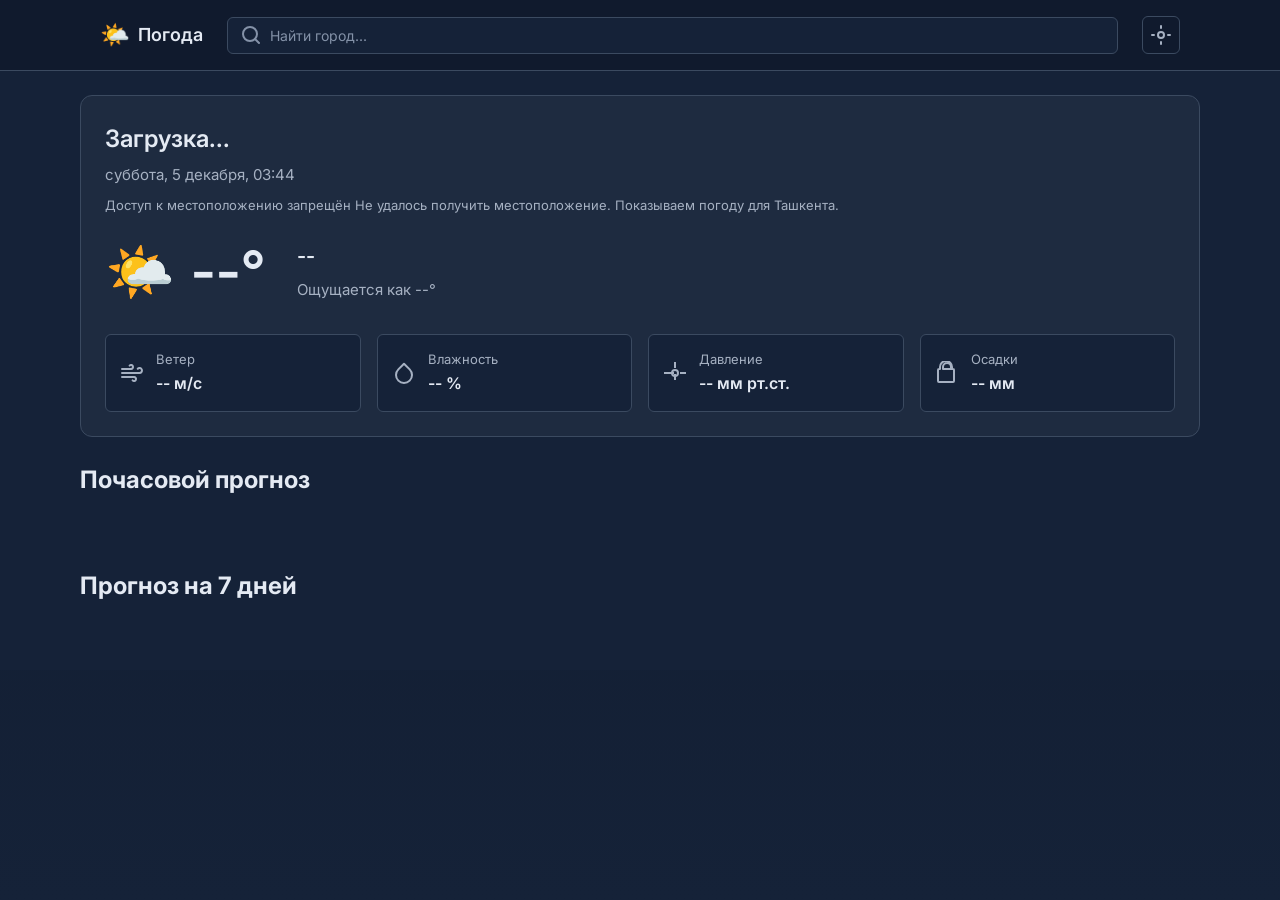
<file: weather/index.html>
<!DOCTYPE html>
<html lang="ru">
<head>
    <meta charset="UTF-8">
    <meta name="viewport" content="width=device-width, initial-scale=1.0">
    <title>Погода</title>
    <link rel="preconnect" href="https://fonts.googleapis.com">
    <link rel="preconnect" href="https://fonts.gstatic.com" crossorigin>
    <link href="https://fonts.googleapis.com/css2?family=Inter:wght@400;500;600;700&display=swap" rel="stylesheet">
    <link rel="stylesheet" href="style.css">
    <link rel="icon" href="data:image/svg+xml,<svg xmlns='http://www.w3.org/2000/svg' viewBox='0 0 100 100'><text y='.9em' font-size='90'>🌤️</text></svg>">
</head>
<body>
    <header class="header">
        <div class="container header__container">
            <div class="header__logo">
                <span class="header__logo-icon">🌤️</span>
                <span class="header__logo-text" data-weather-i18n="weather">Погода</span>
            </div>
            <div class="header__search">
                <svg class="header__search-icon" width="20" height="20" viewBox="0 0 20 20" fill="none">
                    <circle cx="9" cy="9" r="7" stroke="currentColor" stroke-width="2"/>
                    <path d="M14 14L18 18" stroke="currentColor" stroke-width="2" stroke-linecap="round"/>
                </svg>
                <input type="text" id="citySearch" class="header__search-input" placeholder="Найти город..." data-weather-placeholder="searchCity" autocomplete="off">
                <div class="header__search-dropdown" id="searchDropdown"></div>
            </div>
            <button class="header__location-btn" id="locationBtn" title="Определить местоположение" data-weather-title="locate">
                <svg width="20" height="20" viewBox="0 0 20 20" fill="none">
                    <circle cx="10" cy="10" r="3" stroke="currentColor" stroke-width="2"/>
                    <path d="M10 1V3M10 17V19M19 10H17M3 10H1" stroke="currentColor" stroke-width="2" stroke-linecap="round"/>
                </svg>
            </button>
        </div>
    </header>

    <main class="main">
        <div class="container">
            <section class="current-weather">
                <div class="current-weather__header">
                    <h1 class="current-weather__city" id="currentCity">Загрузка...</h1>
                    <div class="current-weather__time" id="currentTime"></div>
                    <p class="current-weather__status" id="locationStatus" role="status" aria-live="polite" hidden></p>
                </div>
                <div class="current-weather__main">
                    <div class="current-weather__temp-block">
                        <div class="current-weather__icon" id="currentIcon">🌤️</div>
                        <div class="current-weather__temp" id="currentTemp">--°</div>
                    </div>
                    <div class="current-weather__info">
                        <div class="current-weather__description" id="currentDescription">--</div>
                        <div class="current-weather__feels-like">
                            <span data-weather-i18n="feelsLike">Ощущается как</span> <span id="feelsLike">--°</span>
                        </div>
                    </div>
                </div>
                <div class="current-weather__details">
                    <div class="detail-card">
                        <svg class="detail-card__icon" width="24" height="24" viewBox="0 0 24 24" fill="none">
                            <path d="M9.59 4.59A2 2 0 1 1 11 8H2m10.59 11.41A2 2 0 1 0 14 16H2m15.73-8.27A2.5 2.5 0 1 1 19.5 12H2" stroke="currentColor" stroke-width="2" stroke-linecap="round" stroke-linejoin="round"/>
                        </svg>
                        <div class="detail-card__content">
                            <div class="detail-card__label" data-weather-i18n="wind">Ветер</div>
                            <div class="detail-card__value" id="windSpeed">-- м/с</div>
                        </div>
                    </div>
                    <div class="detail-card">
                        <svg class="detail-card__icon" width="24" height="24" viewBox="0 0 24 24" fill="none">
                            <path d="M12 2.69l5.66 5.66a8 8 0 1 1-11.31 0z" stroke="currentColor" stroke-width="2" stroke-linecap="round" stroke-linejoin="round"/>
                        </svg>
                        <div class="detail-card__content">
                            <div class="detail-card__label" data-weather-i18n="humidity">Влажность</div>
                            <div class="detail-card__value" id="humidity">-- %</div>
                        </div>
                    </div>
                    <div class="detail-card">
                        <svg class="detail-card__icon" width="24" height="24" viewBox="0 0 24 24" fill="none">
                            <circle cx="12" cy="12" r="3" stroke="currentColor" stroke-width="2"/>
                            <path d="M12 1v6m0 6v6M23 12h-6m-6 0H1" stroke="currentColor" stroke-width="2"/>
                        </svg>
                        <div class="detail-card__content">
                            <div class="detail-card__label" data-weather-i18n="pressure">Давление</div>
                            <div class="detail-card__value" id="pressure">-- мм рт.ст.</div>
                        </div>
                    </div>
                    <div class="detail-card">
                        <svg class="detail-card__icon" width="24" height="24" viewBox="0 0 24 24" fill="none">
                            <path d="M18 8h-1V6a6 6 0 0 0-12 0v2H4a1 1 0 0 0-1 1v11a1 1 0 0 0 1 1h14a1 1 0 0 0 1-1V9a1 1 0 0 0-1-1zM8 6a4 4 0 0 1 8 0v2H8V6z" stroke="currentColor" stroke-width="2" stroke-linecap="round" stroke-linejoin="round"/>
                        </svg>
                        <div class="detail-card__content">
                            <div class="detail-card__label" data-weather-i18n="precipitation">Осадки</div>
                            <div class="detail-card__value" id="precipitation">-- мм</div>
                        </div>
                    </div>
                </div>
            </section>

            <section class="hourly-forecast">
                <h2 class="section-title" data-weather-i18n="hourlyForecast">Почасовой прогноз</h2>
                <div class="hourly-forecast__scroll" id="hourlyForecast"></div>
            </section>

            <section class="daily-forecast">
                <h2 class="section-title" data-weather-i18n="dailyForecast">Прогноз на 7 дней</h2>
                <div class="daily-forecast__list" id="dailyForecast"></div>
            </section>
        </div>
    </main>

    <script src="app.js"></script>
</body>
</html>
</file>
<file: weather/style.css>
/* Color scheme inspired by convertion.uz - clean modern design */
:root {
    color-scheme: dark;
    --bg-primary: #101a2d;
    --bg-secondary: #152238;
    --bg-card: #1e2b40;
    --bg-hover: #29374d;
    --text-primary: #e4eaf3;
    --text-secondary: #a6b1c2;
    --text-tertiary: #8492a8;
    --border-color: #3b4a60;
    --border-radius: 12px;
    --border-radius-sm: 8px;
    --accent-primary: #08a477;
    --accent-secondary: #087c5d;
    --accent-gradient: linear-gradient(135deg, #08a477 0%, #10b981 100%);
    --shadow-sm: 0 1px 2px 0 rgba(0, 0, 0, 0.02);
    --shadow-md: 0 1px 3px 0 rgba(0, 0, 0, 0.05), 0 1px 2px -1px rgba(0, 0, 0, 0.05);
    --shadow-lg: 0 4px 6px -1px rgba(0, 0, 0, 0.05), 0 2px 4px -2px rgba(0, 0, 0, 0.05);
    --transition: all 0.15s ease-in-out;
}

[data-theme="light"] {
    color-scheme: light;
    --bg-primary: #f5f7fb;
    --bg-secondary: #eef2f8;
    --bg-card: #ffffff;
    --bg-hover: #f3f6fa;
    --text-primary: #202b3c;
    --text-secondary: #68768b;
    --text-tertiary: #8492a8;
    --border-color: #dce3ed;
    --accent-primary: #008f68;
    --accent-secondary: #087c5d;
    --accent-gradient: linear-gradient(135deg, #008f68 0%, #10b981 100%);
}

* {
    margin: 0;
    padding: 0;
    box-sizing: border-box;
}

html {
    font-size: 16px;
    scroll-behavior: smooth;
}

body {
    font-family: 'Inter', -apple-system, BlinkMacSystemFont, 'Segoe UI', 'Roboto', 'Oxygen',
        'Ubuntu', 'Cantarell', 'Fira Sans', 'Droid Sans', 'Helvetica Neue',
        sans-serif;
    background: linear-gradient(180deg, var(--bg-primary) 0%, var(--bg-secondary) 100%);
    color: var(--text-primary);
    line-height: 1.6;
    min-height: 100vh;
    -webkit-font-smoothing: antialiased;
    -moz-osx-font-smoothing: grayscale;
}

.container {
    width: 100%;
    max-width: 1120px;
    margin: 0 auto;
    padding: 0 20px;
}

/* Header */
.header {
    background: var(--bg-primary);
    border-bottom: 1px solid var(--border-color);
    box-shadow: none;
    position: sticky;
    top: 0;
    z-index: 100;
}

.header__container {
    display: flex;
    align-items: center;
    gap: 24px;
    padding-top: 16px;
    padding-bottom: 16px;
    flex-wrap: wrap;
}

.header__logo {
    display: flex;
    align-items: center;
    gap: 8px;
    font-size: 1.125rem;
    font-weight: 600;
    color: var(--text-primary);
    flex-shrink: 0;
}

.header__logo-icon {
    font-size: 1.5rem;
}

.header__search {
    flex: 1;
    min-width: 250px;
    position: relative;
    display: flex;
    align-items: center;
}

.header__search-icon {
    position: absolute;
    left: 14px;
    color: var(--text-tertiary);
    pointer-events: none;
}

.header__search-input {
    width: 100%;
    padding: 9px 16px 9px 42px;
    font-family: 'Inter', sans-serif;
    font-size: 0.875rem;
    background: var(--bg-secondary);
    border: 1px solid var(--border-color);
    border-radius: 6px;
    color: var(--text-primary);
    transition: var(--transition);
    outline: none;
}

.header__search-input:hover {
    border-color: #d1d5db;
}

.header__search-input:focus {
    background: var(--bg-primary);
    border-color: var(--accent-primary);
    box-shadow: 0 0 0 1px var(--accent-primary);
}

.header__search-input::placeholder {
    color: var(--text-tertiary);
}

.header__search-dropdown {
    position: absolute;
    top: calc(100% + 8px);
    left: 0;
    right: 0;
    background: var(--bg-card);
    border: 1px solid var(--border-color);
    border-radius: var(--border-radius);
    box-shadow: var(--shadow-lg);
    max-height: 300px;
    overflow-y: auto;
    display: none;
    z-index: 1000;
}

.header__search-dropdown.active {
    display: block;
}

.search-result {
    padding: 10px 16px;
    cursor: pointer;
    transition: var(--transition);
    border-bottom: 1px solid var(--border-color);
    font-size: 0.9375rem;
}

.search-result:last-child {
    border-bottom: none;
}

.search-result:hover {
    background: var(--bg-hover);
    color: var(--accent-primary);
}

.header__location-btn {
    width: 38px;
    height: 38px;
    display: flex;
    align-items: center;
    justify-content: center;
    background: var(--bg-primary);
    border: 1px solid var(--border-color);
    border-radius: 6px;
    color: var(--text-secondary);
    cursor: pointer;
    transition: var(--transition);
    flex-shrink: 0;
}

.header__location-btn:hover {
    background: var(--bg-hover);
    border-color: #d1d5db;
    color: var(--text-primary);
}

.header__location-btn:active {
    transform: scale(0.95);
}

/* Main */
.main {
    padding: 24px 0 48px;
    background: var(--bg-secondary);
}

.main > .container {
    width: min(1120px, calc(100% - 40px));
    padding: 0;
}

/* Current Weather */
.current-weather {
    background: var(--bg-card);
    border: 1px solid var(--border-color);
    border-radius: var(--border-radius);
    padding: 24px;
    margin-bottom: 24px;
    box-shadow: none;
}

.current-weather__header {
    margin-bottom: 24px;
}

.current-weather__city {
    font-size: 1.5rem;
    font-weight: 600;
    margin-bottom: 4px;
    color: var(--text-primary);
}

.current-weather__time {
    font-size: 0.9375rem;
    color: var(--text-secondary);
}

.current-weather__status {
    margin-top: 8px;
    color: var(--text-secondary);
    font-size: 0.8125rem;
}

.current-weather__status[hidden] {
    display: none;
}

.current-weather__main {
    display: flex;
    align-items: center;
    gap: 32px;
    margin-bottom: 32px;
    flex-wrap: wrap;
}

.current-weather__temp-block {
    display: flex;
    align-items: center;
    gap: 16px;
}

.current-weather__icon {
    font-size: 3.5rem;
    line-height: 1;
}

.current-weather__temp {
    font-size: 3.5rem;
    font-weight: 600;
    line-height: 1;
    color: var(--text-primary);
}

.current-weather__info {
    flex: 1;
    min-width: 200px;
}

.current-weather__description {
    font-size: 1.25rem;
    font-weight: 600;
    color: var(--text-primary);
    margin-bottom: 6px;
    text-transform: capitalize;
}

.current-weather__feels-like {
    font-size: 0.9375rem;
    color: var(--text-secondary);
}

.current-weather__details {
    display: grid;
    grid-template-columns: repeat(auto-fit, minmax(200px, 1fr));
    gap: 16px;
}

.detail-card {
    display: flex;
    align-items: center;
    gap: 12px;
    padding: 14px;
    background: var(--bg-secondary);
    border: 1px solid var(--border-color);
    border-radius: 6px;
    transition: var(--transition);
}

.detail-card__icon {
    color: var(--text-secondary);
    flex-shrink: 0;
}

.detail-card__content {
    flex: 1;
    min-width: 0;
}

.detail-card__label {
    font-size: 0.8125rem;
    color: var(--text-secondary);
    margin-bottom: 2px;
}

.detail-card__value {
    font-size: 1rem;
    font-weight: 600;
    color: var(--text-primary);
}

/* Section Title */
.section-title {
    font-size: 1.5rem;
    font-weight: 700;
    margin-bottom: 16px;
    color: var(--text-primary);
}

/* Hourly Forecast */
.hourly-forecast {
    margin-bottom: 32px;
}

.hourly-forecast__scroll {
    display: flex;
    gap: 12px;
    overflow-x: auto;
    padding: 4px 4px 16px;
    scrollbar-width: thin;
    scrollbar-color: var(--accent-primary) var(--bg-secondary);
}

.hourly-forecast__scroll::-webkit-scrollbar {
    height: 8px;
}

.hourly-forecast__scroll::-webkit-scrollbar-track {
    background: var(--bg-secondary);
    border-radius: 4px;
}

.hourly-forecast__scroll::-webkit-scrollbar-thumb {
    background: var(--accent-primary);
    border-radius: 4px;
}

.hourly-forecast__scroll::-webkit-scrollbar-thumb:hover {
    background: var(--accent-secondary);
}

.hourly-card {
    flex: 0 0 90px;
    background: var(--bg-card);
    border: 1px solid var(--border-color);
    border-radius: 6px;
    padding: 14px 10px;
    text-align: center;
    transition: var(--transition);
    box-shadow: none;
}

.hourly-card:hover {
    border-color: #d1d5db;
    background: var(--bg-hover);
    transform: none;
}

.hourly-card__time {
    font-size: 0.8125rem;
    color: var(--text-secondary);
    margin-bottom: 10px;
    font-weight: 500;
}

.hourly-card__icon {
    font-size: 2rem;
    margin-bottom: 10px;
    line-height: 1;
}

.hourly-card__temp {
    font-size: 1rem;
    font-weight: 600;
    color: var(--text-primary);
}

/* Daily Forecast */
.daily-forecast__list {
    display: grid;
    gap: 12px;
}

.daily-card {
    padding: 18px 22px;
    background: var(--bg-card);
    border: 1px solid var(--border-color);
    border-radius: var(--border-radius);
    transition: var(--transition);
}

.daily-card:hover {
    background: var(--bg-hover);
    border-color: var(--accent-primary);
}

.daily-card__heading {
    display: flex;
    align-items: center;
    justify-content: space-between;
    gap: 16px;
    margin-bottom: 14px;
}

.daily-card__day {
    font-size: 1rem;
    font-weight: 600;
    color: var(--text-primary);
}

.daily-card__summary {
    margin-top: 3px;
    color: var(--text-secondary);
    font-size: 0.875rem;
}

.daily-card__temps {
    display: flex;
    flex-shrink: 0;
    align-items: center;
    gap: 12px;
    font-size: 0.9375rem;
}

.daily-card__temps strong {
    color: var(--text-primary);
}

.daily-card__temps span {
    color: var(--text-secondary);
}

.daily-table-scroll {
    max-width: 100%;
    overflow-x: auto;
    overscroll-behavior-x: contain;
}

.daily-table {
    width: 100%;
    min-width: 760px;
    border-collapse: collapse;
    text-align: left;
}

.daily-table th,
.daily-table td {
    padding: 9px 10px;
    border-bottom: 1px solid var(--border-color);
    white-space: nowrap;
}

.daily-table thead th {
    color: var(--text-secondary);
    font-size: 0.75rem;
    font-weight: 500;
}

.daily-table tbody th {
    color: var(--text-secondary);
    font-size: 0.8125rem;
    font-weight: 500;
}

.daily-table tbody td {
    color: var(--text-primary);
    font-size: 0.8125rem;
}

.daily-table tbody tr:last-child th,
.daily-table tbody tr:last-child td {
    border-bottom: 0;
}

.daily-table__weather {
    font-size: 0.9375rem;
    font-weight: 600;
}

.daily-table__description {
    margin-left: 8px;
    color: var(--text-secondary);
    text-transform: capitalize;
}

.daily-card__extras {
    display: grid;
    grid-template-columns: repeat(auto-fit, minmax(150px, 1fr));
    gap: 12px 18px;
    margin-top: 14px;
    padding-top: 14px;
    border-top: 1px solid var(--border-color);
}

.daily-card__extras span {
    display: grid;
    gap: 3px;
    color: var(--text-primary);
    font-size: 0.8125rem;
}

.daily-card__extras strong {
    color: var(--text-secondary);
    font-size: 0.75rem;
    font-weight: 500;
}

.daily-card__extras a {
    color: var(--accent-primary);
}

/* Footer */
.footer {
    padding: 24px 0 32px;
    text-align: center;
    border-top: 1px solid var(--border-color);
    background: var(--bg-primary);
}

.footer__text {
    font-size: 0.875rem;
    color: var(--text-secondary);
}

.footer__text a {
    color: var(--accent-primary);
    text-decoration: none;
    font-weight: 400;
    transition: var(--transition);
}

.footer__text a:hover {
    color: var(--accent-secondary);
    text-decoration: underline;
}

/* Responsive */
@media (max-width: 768px) {
    .header__container {
        gap: 12px;
    }
    
    .header__search {
        order: 3;
        width: 100%;
        min-width: 100%;
    }
    
    .current-weather {
        padding: 24px;
    }
    
    .current-weather__temp {
        font-size: 3rem;
    }
    
    .current-weather__icon {
        font-size: 3rem;
    }
    
    .current-weather__main {
        gap: 20px;
    }
    
    .current-weather__details {
        grid-template-columns: 1fr;
    }
    
    .daily-card {
        padding: 16px;
    }
    
    .container {
        padding: 0 14px;
    }
}

@media (max-width: 480px) {
    .main > .container {
        width: calc(100% - 28px);
    }

    .current-weather__temp {
        font-size: 2.5rem;
    }
    
    .current-weather__icon {
        font-size: 2.5rem;
    }
    
    .section-title {
        font-size: 1.25rem;
    }
    
    .daily-card {
        padding: 14px 12px;
    }

    .daily-card__heading {
        align-items: flex-start;
    }

    .daily-card__temps {
        gap: 7px;
        font-size: 0.8125rem;
    }

    .daily-card__extras {
        grid-template-columns: repeat(2, minmax(0, 1fr));
    }
}
</file>
